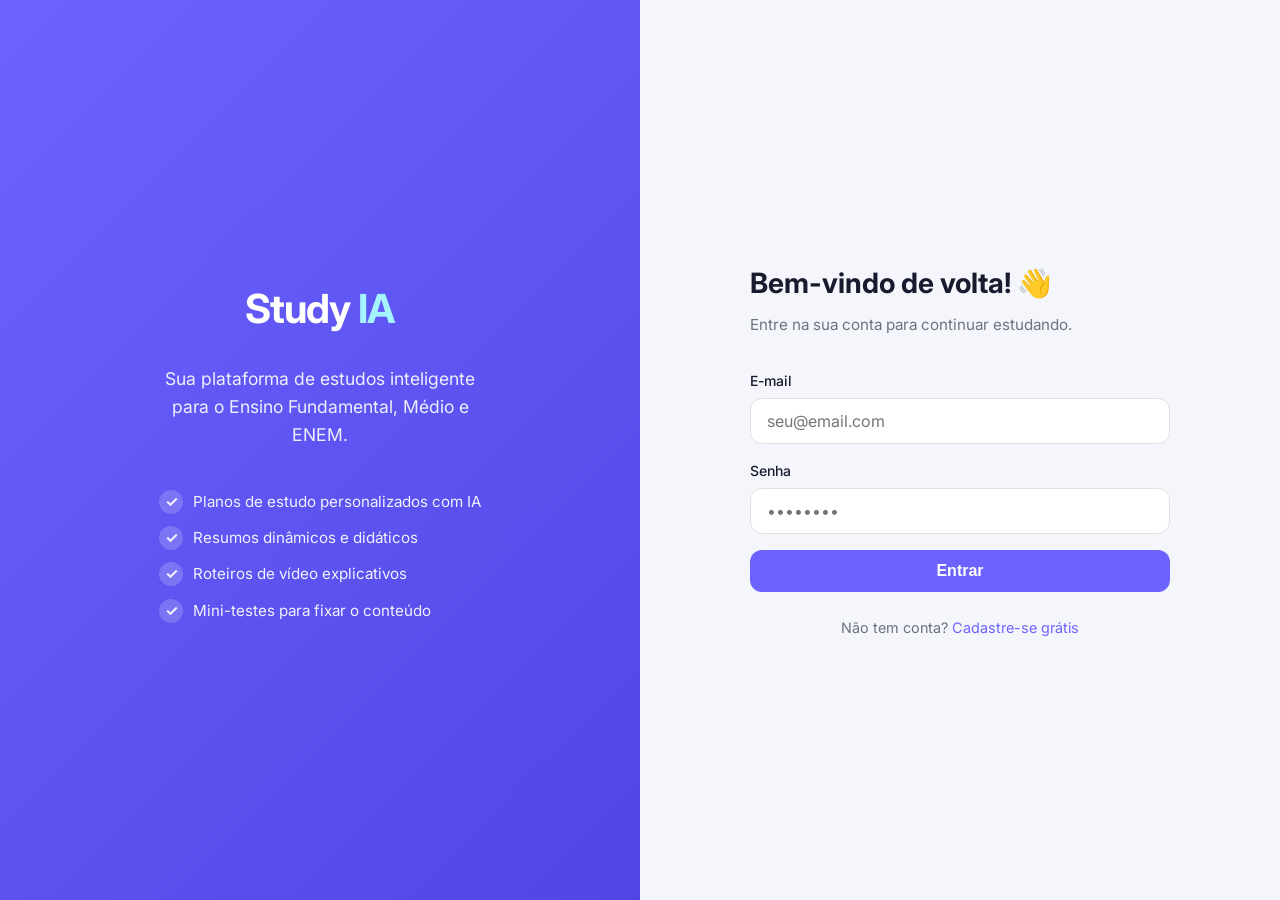
<file: frontend/index.html>
<!DOCTYPE html>
<html lang="pt-BR">
<head>
  <meta charset="UTF-8" />
  <meta name="viewport" content="width=device-width, initial-scale=1.0"/>
  <title>Study IA — Login</title>
  <link rel="stylesheet" href="css/global.css" />
  <link rel="stylesheet" href="css/pages/auth.css" />
</head>
<body>

  <div class="auth-container">

    <div class="auth-banner">
      <div class="logo">Study <span>IA</span></div>
      <p>Sua plataforma de estudos inteligente para o Ensino Fundamental, Médio e ENEM.</p>
      <ul class="features">
        <li>Planos de estudo personalizados com IA</li>
        <li>Resumos dinâmicos e didáticos</li>
        <li>Roteiros de vídeo explicativos</li>
        <li>Mini-testes para fixar o conteúdo</li>
      </ul>
    </div>

    <div class="auth-form-area">
      <div class="auth-form-box">

        <h1>Bem-vindo de volta! 👋</h1>
        <p class="subtitulo">Entre na sua conta para continuar estudando.</p>

        <div id="mensagem" class="mensagem"></div>

        <form id="form-login" novalidate>

          <div class="input-group">
            <label for="email">E-mail</label>
            <input
              type="email"
              id="email"
              name="email"
              placeholder="seu@email.com"
              autocomplete="email"
              required
            />
          </div>

          <div class="input-group">
            <label for="senha">Senha</label>
            <input
              type="password"
              id="senha"
              name="senha"
              placeholder="••••••••"
              autocomplete="current-password"
              required
            />
          </div>

          <button type="submit" class="btn btn-primario" id="btn-login">
            Entrar
          </button>

        </form>

        <div class="rodape">
          Não tem conta? <a href="cadastro.html">Cadastre-se grátis</a>
        </div>

      </div>
    </div>

  </div>

  <script src="js/api.js"></script>
  <script src="js/auth.js"></script>

</body>
</html>
</file>
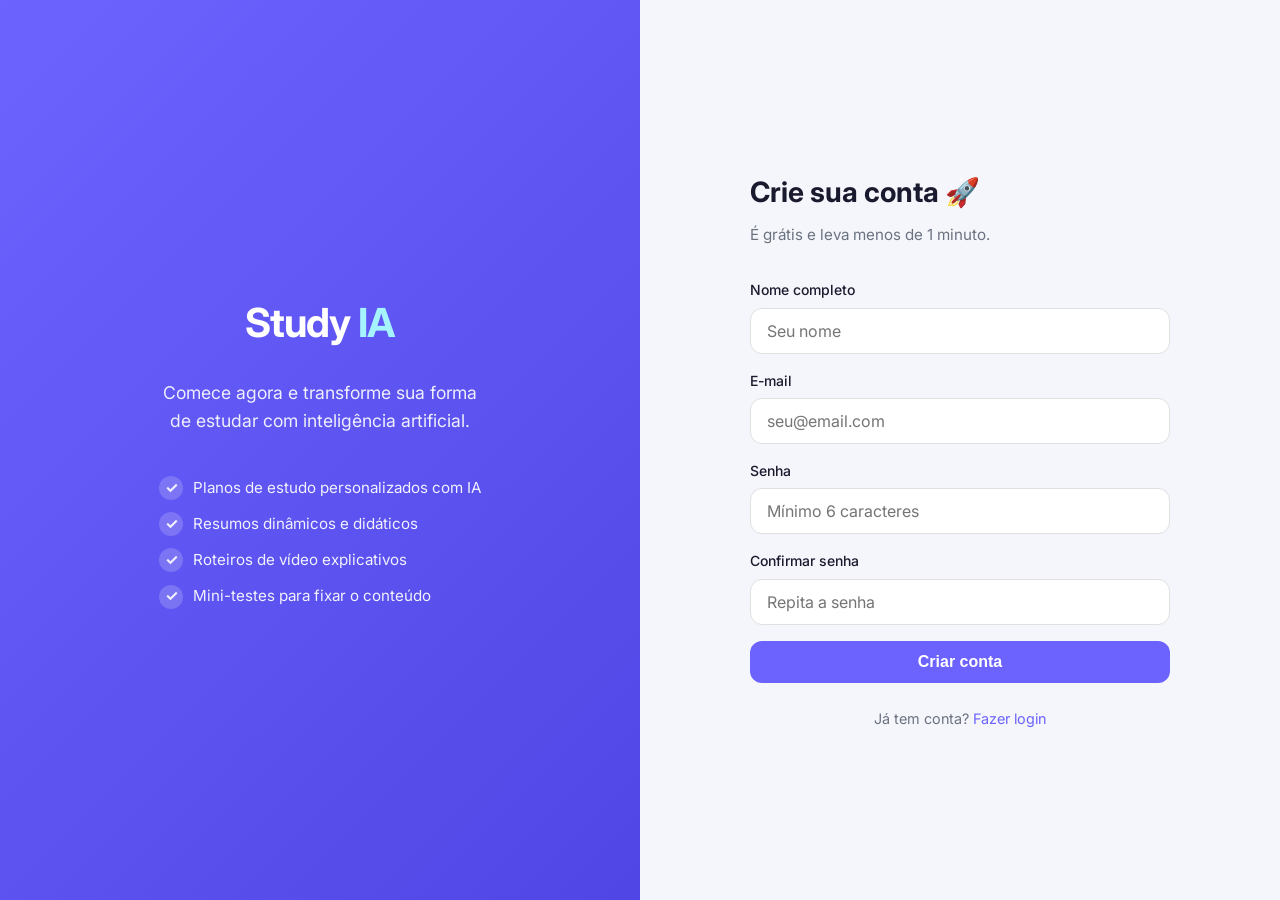
<file: frontend/cadastro.html>
<!DOCTYPE html>
<html lang="pt-BR">
<head>
  <meta charset="UTF-8" />
  <meta name="viewport" content="width=device-width, initial-scale=1.0"/>
  <title>Study IA — Cadastro</title>
  <link rel="stylesheet" href="css/global.css" />
  <link rel="stylesheet" href="css/pages/auth.css" />
</head>
<body>

  <div class="auth-container">

 
    <div class="auth-banner">
      <div class="logo">Study <span>IA</span></div>
      <p>Comece agora e transforme sua forma de estudar com inteligência artificial.</p>
      <ul class="features">
        <li>Planos de estudo personalizados com IA</li>
        <li>Resumos dinâmicos e didáticos</li>
        <li>Roteiros de vídeo explicativos</li>
        <li>Mini-testes para fixar o conteúdo</li>
      </ul>
    </div>


    <div class="auth-form-area">
      <div class="auth-form-box">

        <h1>Crie sua conta 🚀</h1>
        <p class="subtitulo">É grátis e leva menos de 1 minuto.</p>

        <div id="mensagem" class="mensagem"></div>

        <form id="form-cadastro" novalidate>

          <div class="input-group">
            <label for="nome">Nome completo</label>
            <input
              type="text"
              id="nome"
              name="nome"
              placeholder="Seu nome"
              autocomplete="name"
              required
            />
          </div>

          <div class="input-group">
            <label for="email">E-mail</label>
            <input
              type="email"
              id="email"
              name="email"
              placeholder="seu@email.com"
              autocomplete="email"
              required
            />
          </div>

          <div class="input-group">
            <label for="senha">Senha</label>
            <input
              type="password"
              id="senha"
              name="senha"
              placeholder="Mínimo 6 caracteres"
              autocomplete="new-password"
              required
            />
          </div>

          <div class="input-group">
            <label for="confirmar-senha">Confirmar senha</label>
            <input
              type="password"
              id="confirmar-senha"
              name="confirmar-senha"
              placeholder="Repita a senha"
              autocomplete="new-password"
              required
            />
          </div>

          <button type="submit" class="btn btn-primario" id="btn-cadastro">
            Criar conta
          </button>

        </form>

        <div class="rodape">
          Já tem conta? <a href="index.html">Fazer login</a>
        </div>

      </div>
    </div>

  </div>

  <script src="js/api.js"></script>
  <script src="js/auth.js"></script>

</body>
</html>
</file>
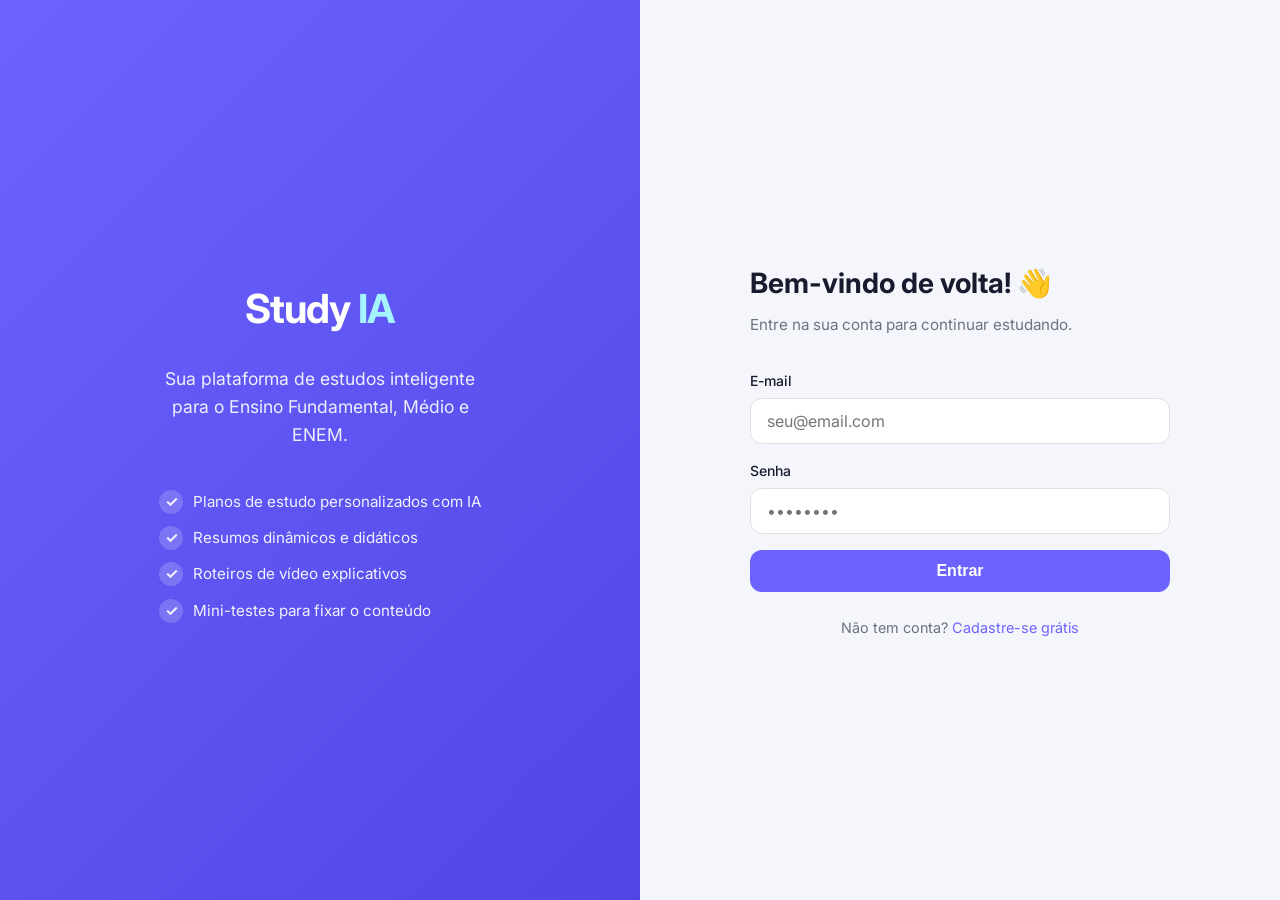
<file: frontend/dashboard.html>
<!DOCTYPE html>
<html lang="pt-BR">
<head>
  <meta charset="UTF-8" />
  <meta name="viewport" content="width=device-width, initial-scale=1.0"/>
  <title>Study IA — Dashboard</title>
  <link rel="preconnect" href="https://fonts.googleapis.com"/>
  <link href="https://fonts.googleapis.com/css2?family=Inter:wght@400;500;600;700&display=swap" rel="stylesheet"/>
  <link rel="stylesheet" href="css/dashboard.css"/>
</head>
<body>


  <aside class="sidebar">
    <div class="sidebar-logo">
      <span class="logo-icon">⚡</span>
      <span class="logo-text">Study <strong>IA</strong></span>
    </div>

    <nav class="sidebar-nav">
      <a href="dashboard.html" class="nav-item active">
        <span class="nav-icon">🏠</span> Dashboard
      </a>
      <a href="novo-plano.html" class="nav-item">
        <span class="nav-icon">➕</span> Novo Plano
      </a>
      <a href="#" class="nav-item">
        <span class="nav-icon">📚</span> Meus Planos
      </a>
      <a href="#" class="nav-item">
        <span class="nav-icon">📊</span> Progresso
      </a>
      <a href="#" class="nav-item">
        <span class="nav-icon">⚙️</span> Configurações
      </a>
    </nav>

    <div class="sidebar-footer">
      <div class="user-info">
        <div class="user-avatar" id="user-avatar">D</div>
        <div class="user-details">
          <span class="user-name" id="user-name">Carregando...</span>
          <span class="user-email" id="user-email"></span>
        </div>
      </div>
      <button class="btn-logout" onclick="logout()">Sair</button>
    </div>
  </aside>


  <main class="main-content">

    <header class="topbar">
      <div>
        <h1 class="topbar-title">Olá, <span id="topbar-nome">Daniel</span> 👋</h1>
        <p class="topbar-sub">Aqui está o resumo dos seus estudos hoje.</p>
      </div>
      <a href="novo-plano.html" class="btn-primary">+ Novo Plano</a>
    </header>


    <section class="stats-grid">
      <div class="stat-card">
        <div class="stat-icon">📚</div>
        <div class="stat-info">
          <span class="stat-value">0</span>
          <span class="stat-label">Planos Ativos</span>
        </div>
      </div>
      <div class="stat-card">
        <div class="stat-icon">✅</div>
        <div class="stat-info">
          <span class="stat-value">0</span>
          <span class="stat-label">Tarefas Concluídas</span>
        </div>
      </div>
      <div class="stat-card">
        <div class="stat-icon">🔥</div>
        <div class="stat-info">
          <span class="stat-value">0</span>
          <span class="stat-label">Dias Seguidos</span>
        </div>
      </div>
      <div class="stat-card">
        <div class="stat-icon">⏱️</div>
        <div class="stat-info">
          <span class="stat-value">0h</span>
          <span class="stat-label">Horas Estudadas</span>
        </div>
      </div>
    </section>


    <section class="section">
      <div class="section-header">
        <h2>Meus Planos de Estudo</h2>
        <a href="novo-plano.html" class="link-ver-todos">Ver todos →</a>
      </div>

      <div class="empty-state" id="empty-planos">
        <div class="empty-icon">🎯</div>
        <h3>Nenhum plano ainda</h3>
        <p>Crie seu primeiro plano de estudo com IA e comece a aprender de forma inteligente!</p>
        <a href="novo-plano.html" class="btn-primary">Criar meu primeiro plano</a>
      </div>
    </section>

  </main>

    <script src="js/api.js"></script>
  <script src="js/auth.js"></script>
  <script>

    if (!getToken()) {
      window.location.href = "index.html";
    }


    const usuario = JSON.parse(localStorage.getItem("study_usuario") || "{}");
    if (usuario.nome) {
      document.getElementById("user-name").textContent   = usuario.nome;
      document.getElementById("user-email").textContent  = usuario.email;
      document.getElementById("topbar-nome").textContent = usuario.nome;
      document.getElementById("user-avatar").textContent = usuario.nome[0].toUpperCase();
    }

    function logout() {
      removerToken();
      window.location.href = "index.html";
    }
  </script>

</body>
</html>
</file>
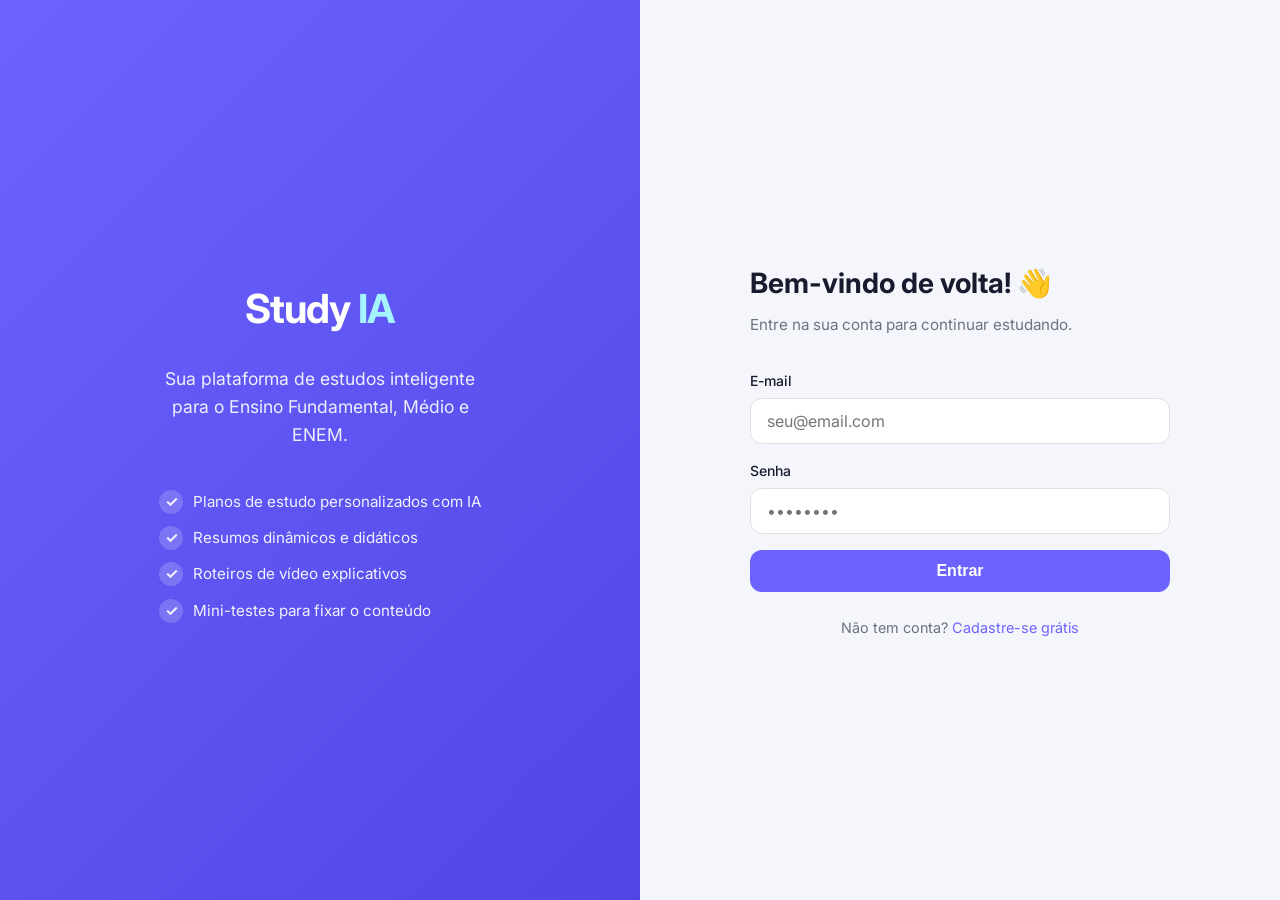
<file: frontend/novo-plano.html>
<!DOCTYPE html>
<html lang="pt-BR">
<head>
  <meta charset="UTF-8" />
  <meta name="viewport" content="width=device-width, initial-scale=1.0"/>
  <title>Study IA — Novo Plano</title>
  <link rel="preconnect" href="https://fonts.googleapis.com"/>
  <link href="https://fonts.googleapis.com/css2?family=Inter:wght@400;500;600;700&display=swap" rel="stylesheet"/>
  <link rel="stylesheet" href="css/dashboard.css"/>
  <link rel="stylesheet" href="css/pages/novo-plano.css"/>
</head>
<body>


  <aside class="sidebar">
    <div class="sidebar-logo">
      <span class="logo-icon">⚡</span>
      <span class="logo-text">Study <strong>IA</strong></span>
    </div>

    <nav class="sidebar-nav">
      <a href="dashboard.html" class="nav-item">
        <span class="nav-icon">🏠</span> Dashboard
      </a>
      <a href="novo-plano.html" class="nav-item active">
        <span class="nav-icon">➕</span> Novo Plano
      </a>
      <a href="#" class="nav-item">
        <span class="nav-icon">📚</span> Meus Planos
      </a>
      <a href="#" class="nav-item">
        <span class="nav-icon">📊</span> Progresso
      </a>
      <a href="#" class="nav-item">
        <span class="nav-icon">⚙️</span> Configurações
      </a>
    </nav>

    <div class="sidebar-footer">
      <div class="user-info">
        <div class="user-avatar" id="user-avatar">D</div>
        <div class="user-details">
          <span class="user-name" id="user-name">Carregando...</span>
          <span class="user-email" id="user-email"></span>
        </div>
      </div>
      <button class="btn-logout" onclick="logout()">Sair</button>
    </div>
  </aside>


  <main class="main-content">


    <header class="topbar">
      <div>
        <h1 class="topbar-title">Novo Plano de Estudo ✨</h1>
        <p class="topbar-sub">Preencha os campos e a IA vai gerar um plano personalizado para você.</p>
      </div>
    </header>


    <section class="plano-layout">

      <div class="plano-form-card">
        <h2 class="form-titulo">📋 Dados do Plano</h2>

        <div id="mensagem-plano" class="mensagem-plano" style="display:none;"></div>

        <form id="form-plano">

          <div class="field-group">
            <label for="materia">Matéria</label>
            <input
              type="text"
              id="materia"
              placeholder="Ex: Matemática, Português, Física..."
              required
            />
          </div>

          <div class="field-group">
            <label for="nivel">Nível de Ensino</label>
            <select id="nivel" required>
              <option value="" disabled selected>Selecione o nível</option>
              <option value="Ensino Fundamental">Ensino Fundamental</option>
              <option value="Ensino Médio">Ensino Médio</option>
              <option value="ENEM">ENEM</option>
              <option value="Vestibular">Vestibular</option>
              <option value="Concurso Público">Concurso Público</option>
            </select>
          </div>

          <div class="field-group">
            <label for="conteudo">Conteúdo Específico</label>
            <textarea
              id="conteudo"
              rows="4"
              placeholder="Ex: Equações do 2º grau, Funções, Trigonometria..."
              required
            ></textarea>
          </div>

          <button type="submit" class="btn-gerar" id="btn-gerar">
            ✨ Gerar Plano com IA
          </button>

        </form>
      </div>


      <div class="plano-resultado" id="resultado-area" style="display:none;">
        <div class="resultado-header">
          <h2>📚 Seu Plano de Estudo</h2>
          <button class="btn-copiar" onclick="copiarPlano()">📋 Copiar</button>
        </div>
        <div class="resultado-conteudo" id="resultado-conteudo"></div>
      </div>

    </section>

  </main>

  <script src="js/api.js"></script>
  <script src="js/auth.js"></script>
  <script src="js/novo-plano.js"></script>
  <script>

    if (!getToken()) window.location.href = "index.html";


    const usuario = JSON.parse(localStorage.getItem("study_usuario") || "{}");
    if (usuario.nome) {
      document.getElementById("user-name").textContent  = usuario.nome;
      document.getElementById("user-email").textContent = usuario.email;
      document.getElementById("user-avatar").textContent = usuario.nome[0].toUpperCase();
    }

    function logout() {
      removerToken();
      window.location.href = "index.html";
    }
  </script>

</body>
</html>
</file>
<file: frontend/css/global.css>
@import url('https://fonts.googleapis.com/css2?family=Inter:wght@400;500;600;700&display=swap');

:root {
  --cor-primaria:    #6C63FF;
  --cor-primaria-hover: #574fd6;
  --cor-secundaria:  #4CAF50;
  --cor-fundo:       #F4F6FB;
  --cor-texto:       #1A1A2E;
  --cor-texto-suave: #6B7280;
  --cor-card:        #FFFFFF;
  --cor-borda:       #E0E0E0;
  --cor-erro:        #EF4444;
  --cor-sucesso:     #22C55E;
  --fonte:           'Inter', sans-serif;
  --raio:            12px;
  --sombra:          0 4px 24px rgba(0, 0, 0, 0.08);
  --transicao:       0.2s ease;
}

* {
  margin: 0;
  padding: 0;
  box-sizing: border-box;
}

body {
  font-family: var(--fonte);
  background-color: var(--cor-fundo);
  color: var(--cor-texto);
  line-height: 1.6;
  min-height: 100vh;
}

a {
  color: var(--cor-primaria);
  text-decoration: none;
  transition: opacity var(--transicao);
}

a:hover { opacity: 0.8; }

/* ── Botões ── */
.btn {
  display: inline-flex;
  align-items: center;
  justify-content: center;
  gap: 8px;
  padding: 12px 28px;
  border-radius: var(--raio);
  font-size: 1rem;
  font-weight: 600;
  cursor: pointer;
  border: none;
  transition: background var(--transicao), opacity var(--transicao);
  width: 100%;
}

.btn-primario {
  background-color: var(--cor-primaria);
  color: #fff;
}

.btn-primario:hover { background-color: var(--cor-primaria-hover); }

.btn-primario:disabled {
  opacity: 0.6;
  cursor: not-allowed;
}

/* ── Inputs ── */
.input-group {
  display: flex;
  flex-direction: column;
  gap: 6px;
  margin-bottom: 16px;
}

.input-group label {
  font-size: 0.875rem;
  font-weight: 500;
  color: var(--cor-texto);
}

.input-group input {
  padding: 12px 16px;
  border: 1.5px solid var(--cor-borda);
  border-radius: var(--raio);
  font-size: 1rem;
  font-family: var(--fonte);
  background: #fff;
  color: var(--cor-texto);
  transition: border-color var(--transicao);
  outline: none;
}

.input-group input:focus {
  border-color: var(--cor-primaria);
}

.input-group input.erro {
  border-color: var(--cor-erro);
}

/* ── Mensagens ── */
.mensagem {
  padding: 12px 16px;
  border-radius: var(--raio);
  font-size: 0.875rem;
  font-weight: 500;
  margin-bottom: 16px;
  display: none;
}

.mensagem.erro {
  background: #FEE2E2;
  color: var(--cor-erro);
  display: block;
}

.mensagem.sucesso {
  background: #DCFCE7;
  color: var(--cor-sucesso);
  display: block;
}

/* ── Card ── */
.card {
  background: var(--cor-card);
  border-radius: var(--raio);
  box-shadow: var(--sombra);
  padding: 32px;
}
</file>
<file: frontend/css/pages/auth.css>
.auth-container {
  min-height: 100vh;
  display: grid;
  grid-template-columns: 1fr 1fr;
}

/* ── Lado esquerdo (banner) ── */
.auth-banner {
  background: linear-gradient(135deg, #6C63FF 0%, #4f46e5 100%);
  display: flex;
  flex-direction: column;
  align-items: center;
  justify-content: center;
  padding: 48px;
  color: #fff;
  gap: 24px;
}

.auth-banner .logo {
  font-size: 2.5rem;
  font-weight: 700;
  letter-spacing: -1px;
}

.auth-banner .logo span {
  color: #a5f3fc;
}

.auth-banner p {
  font-size: 1.1rem;
  text-align: center;
  opacity: 0.9;
  max-width: 320px;
}

.auth-banner .features {
  list-style: none;
  display: flex;
  flex-direction: column;
  gap: 12px;
  margin-top: 16px;
}

.auth-banner .features li {
  display: flex;
  align-items: center;
  gap: 10px;
  font-size: 0.95rem;
  opacity: 0.92;
}

.auth-banner .features li::before {
  content: "✓";
  background: rgba(255,255,255,0.2);
  border-radius: 50%;
  width: 24px;
  height: 24px;
  display: flex;
  align-items: center;
  justify-content: center;
  font-weight: 700;
  flex-shrink: 0;
}

/* ── Lado direito (formulário) ── */
.auth-form-area {
  display: flex;
  align-items: center;
  justify-content: center;
  padding: 48px 32px;
}

.auth-form-box {
  width: 100%;
  max-width: 420px;
}

.auth-form-box h1 {
  font-size: 1.75rem;
  font-weight: 700;
  margin-bottom: 8px;
}

.auth-form-box .subtitulo {
  color: var(--cor-texto-suave);
  margin-bottom: 32px;
  font-size: 0.95rem;
}

.auth-form-box .rodape {
  text-align: center;
  margin-top: 24px;
  font-size: 0.9rem;
  color: var(--cor-texto-suave);
}

.divisor {
  display: flex;
  align-items: center;
  gap: 12px;
  margin: 20px 0;
  color: var(--cor-texto-suave);
  font-size: 0.85rem;
}

.divisor::before,
.divisor::after {
  content: "";
  flex: 1;
  height: 1px;
  background: var(--cor-borda);
}

/* ── Spinner no botão ── */
.spinner {
  width: 18px;
  height: 18px;
  border: 2px solid rgba(255,255,255,0.4);
  border-top-color: #fff;
  border-radius: 50%;
  animation: spin 0.7s linear infinite;
}

@keyframes spin {
  to { transform: rotate(360deg); }
}

/* ── Responsivo ── */
@media (max-width: 768px) {
  .auth-container {
    grid-template-columns: 1fr;
  }

  .auth-banner {
    padding: 32px 24px;
    min-height: auto;
  }

  .auth-banner .features {
    display: none;
  }
}
</file>
<file: frontend/css/dashboard.css>
*, *::before, *::after { box-sizing: border-box; margin: 0; padding: 0; }

:root {
  --bg:        #0f1117;
  --bg2:       #1a1d27;
  --bg3:       #22263a;
  --border:    #2e3248;
  --primary:   #6c63ff;
  --primary-h: #574fd6;
  --text:      #e8eaf6;
  --text-muted:#8b8fa8;
  --success:   #4caf82;
  --sidebar-w: 240px;
}

body {
  font-family: 'Inter', sans-serif;
  background: var(--bg);
  color: var(--text);
  display: flex;
  min-height: 100vh;
}

/* ── SIDEBAR ── */
.sidebar {
  width: var(--sidebar-w);
  background: var(--bg2);
  border-right: 1px solid var(--border);
  display: flex;
  flex-direction: column;
  position: fixed;
  top: 0; left: 0;
  height: 100vh;
  padding: 24px 16px;
}

.sidebar-logo {
  display: flex;
  align-items: center;
  gap: 10px;
  font-size: 1.2rem;
  font-weight: 600;
  margin-bottom: 36px;
  padding-left: 8px;
}

.logo-icon { font-size: 1.5rem; }

.sidebar-nav {
  display: flex;
  flex-direction: column;
  gap: 4px;
  flex: 1;
}

.nav-item {
  display: flex;
  align-items: center;
  gap: 10px;
  padding: 10px 12px;
  border-radius: 10px;
  color: var(--text-muted);
  text-decoration: none;
  font-size: 0.9rem;
  font-weight: 500;
  transition: all 0.2s;
}

.nav-item:hover { background: var(--bg3); color: var(--text); }
.nav-item.active { background: var(--primary); color: #fff; }

.nav-icon { font-size: 1rem; }

.sidebar-footer { border-top: 1px solid var(--border); padding-top: 16px; }

.user-info {
  display: flex;
  align-items: center;
  gap: 10px;
  margin-bottom: 12px;
}

.user-avatar {
  width: 36px; height: 36px;
  border-radius: 50%;
  background: var(--primary);
  display: flex; align-items: center; justify-content: center;
  font-weight: 700; font-size: 0.9rem;
  flex-shrink: 0;
}

.user-details { display: flex; flex-direction: column; overflow: hidden; }
.user-name  { font-size: 0.85rem; font-weight: 600; white-space: nowrap; overflow: hidden; text-overflow: ellipsis; }
.user-email { font-size: 0.72rem; color: var(--text-muted); white-space: nowrap; overflow: hidden; text-overflow: ellipsis; }

.btn-logout {
  width: 100%;
  padding: 8px;
  background: transparent;
  border: 1px solid var(--border);
  border-radius: 8px;
  color: var(--text-muted);
  font-size: 0.82rem;
  cursor: pointer;
  transition: all 0.2s;
}
.btn-logout:hover { background: #ff4d4d22; border-color: #ff4d4d; color: #ff4d4d; }

/* ── MAIN ── */
.main-content {
  margin-left: var(--sidebar-w);
  flex: 1;
  padding: 32px;
  max-width: calc(100vw - var(--sidebar-w));
}

/* ── TOPBAR ── */
.topbar {
  display: flex;
  justify-content: space-between;
  align-items: center;
  margin-bottom: 32px;
}

.topbar-title { font-size: 1.5rem; font-weight: 700; }
.topbar-sub   { color: var(--text-muted); font-size: 0.88rem; margin-top: 4px; }

/* ── BOTÃO PRIMARY ── */
.btn-primary {
  background: var(--primary);
  color: #fff;
  border: none;
  padding: 10px 20px;
  border-radius: 10px;
  font-size: 0.9rem;
  font-weight: 600;
  cursor: pointer;
  text-decoration: none;
  transition: background 0.2s;
  display: inline-block;
}
.btn-primary:hover { background: var(--primary-h); }

/* ── STATS ── */
.stats-grid {
  display: grid;
  grid-template-columns: repeat(4, 1fr);
  gap: 16px;
  margin-bottom: 32px;
}

.stat-card {
  background: var(--bg2);
  border: 1px solid var(--border);
  border-radius: 14px;
  padding: 20px;
  display: flex;
  align-items: center;
  gap: 16px;
  transition: transform 0.2s;
}
.stat-card:hover { transform: translateY(-2px); }

.stat-icon  { font-size: 2rem; }
.stat-value { font-size: 1.6rem; font-weight: 700; display: block; }
.stat-label { font-size: 0.78rem; color: var(--text-muted); }

/* ── SECTION ── */
.section { margin-bottom: 32px; }

.section-header {
  display: flex;
  justify-content: space-between;
  align-items: center;
  margin-bottom: 16px;
}

.section-header h2 { font-size: 1.1rem; font-weight: 600; }
.link-ver-todos { font-size: 0.85rem; color: var(--primary); text-decoration: none; }

/* ── EMPTY STATE ── */
.empty-state {
  background: var(--bg2);
  border: 1px dashed var(--border);
  border-radius: 16px;
  padding: 48px;
  text-align: center;
}

.empty-icon { font-size: 3rem; margin-bottom: 16px; }
.empty-state h3 { font-size: 1.1rem; margin-bottom: 8px; }
.empty-state p  { color: var(--text-muted); font-size: 0.88rem; margin-bottom: 24px; }
</file>
<file: frontend/css/pages/novo-plano.css>
.plano-layout {
  display: flex;
  flex-direction: column;
  gap: 24px;
}

/* ── CARD DO FORMULÁRIO ── */
.plano-form-card {
  background: var(--bg2);
  border: 1px solid var(--border);
  border-radius: 16px;
  padding: 32px;
}

.form-titulo {
  font-size: 1.1rem;
  font-weight: 600;
  margin-bottom: 24px;
}

.field-group {
  display: flex;
  flex-direction: column;
  gap: 6px;
  margin-bottom: 20px;
}

.field-group label {
  font-size: 0.875rem;
  font-weight: 500;
  color: var(--text-muted);
}

.field-group input,
.field-group select,
.field-group textarea {
  background: var(--bg3);
  border: 1.5px solid var(--border);
  border-radius: 10px;
  padding: 12px 16px;
  color: var(--text);
  font-size: 0.95rem;
  font-family: 'Inter', sans-serif;
  outline: none;
  transition: border-color 0.2s;
  resize: vertical;
}

.field-group input:focus,
.field-group select:focus,
.field-group textarea:focus {
  border-color: var(--primary);
}

.field-group select option { background: var(--bg3); }

/* ── BOTÃO GERAR ── */
.btn-gerar {
  width: 100%;
  padding: 14px;
  background: var(--primary);
  color: #fff;
  border: none;
  border-radius: 12px;
  font-size: 1rem;
  font-weight: 600;
  cursor: pointer;
  transition: background 0.2s;
  display: flex;
  align-items: center;
  justify-content: center;
  gap: 8px;
}

.btn-gerar:hover    { background: var(--primary-h); }
.btn-gerar:disabled { opacity: 0.6; cursor: not-allowed; }

/* ── SPINNER ── */
.spinner {
  width: 16px; height: 16px;
  border: 2px solid #ffffff44;
  border-top-color: #fff;
  border-radius: 50%;
  display: inline-block;
  animation: spin 0.7s linear infinite;
}

@keyframes spin { to { transform: rotate(360deg); } }

/* ── MENSAGEM ── */
.mensagem-plano {
  padding: 12px 16px;
  border-radius: 10px;
  font-size: 0.875rem;
  font-weight: 500;
  margin-bottom: 16px;
}

.mensagem-plano.erro   { background: #ff4d4d22; color: #ff6b6b; border: 1px solid #ff4d4d44; }
.mensagem-plano.sucesso { background: #4caf8222; color: var(--success); border: 1px solid #4caf8244; }

/* ── RESULTADO ── */
.plano-resultado {
  background: var(--bg2);
  border: 1px solid var(--border);
  border-radius: 16px;
  padding: 32px;
}

.resultado-header {
  display: flex;
  justify-content: space-between;
  align-items: center;
  margin-bottom: 24px;
  padding-bottom: 16px;
  border-bottom: 1px solid var(--border);
}

.resultado-header h2 { font-size: 1.1rem; font-weight: 600; }

.btn-copiar {
  background: var(--bg3);
  border: 1px solid var(--border);
  color: var(--text);
  padding: 8px 16px;
  border-radius: 8px;
  font-size: 0.82rem;
  cursor: pointer;
  transition: all 0.2s;
}
.btn-copiar:hover { border-color: var(--primary); color: var(--primary); }

.resultado-conteudo {
  line-height: 1.8;
  font-size: 0.95rem;
  color: var(--text);
}

.resultado-conteudo h1,
.resultado-conteudo h2,
.resultado-conteudo h3 {
  margin: 20px 0 8px;
  color: var(--primary);
}

.resultado-conteudo ul  { padding-left: 20px; margin: 8px 0; }
.resultado-conteudo li  { margin-bottom: 4px; }
.resultado-conteudo strong { color: #fff; }
</file>
